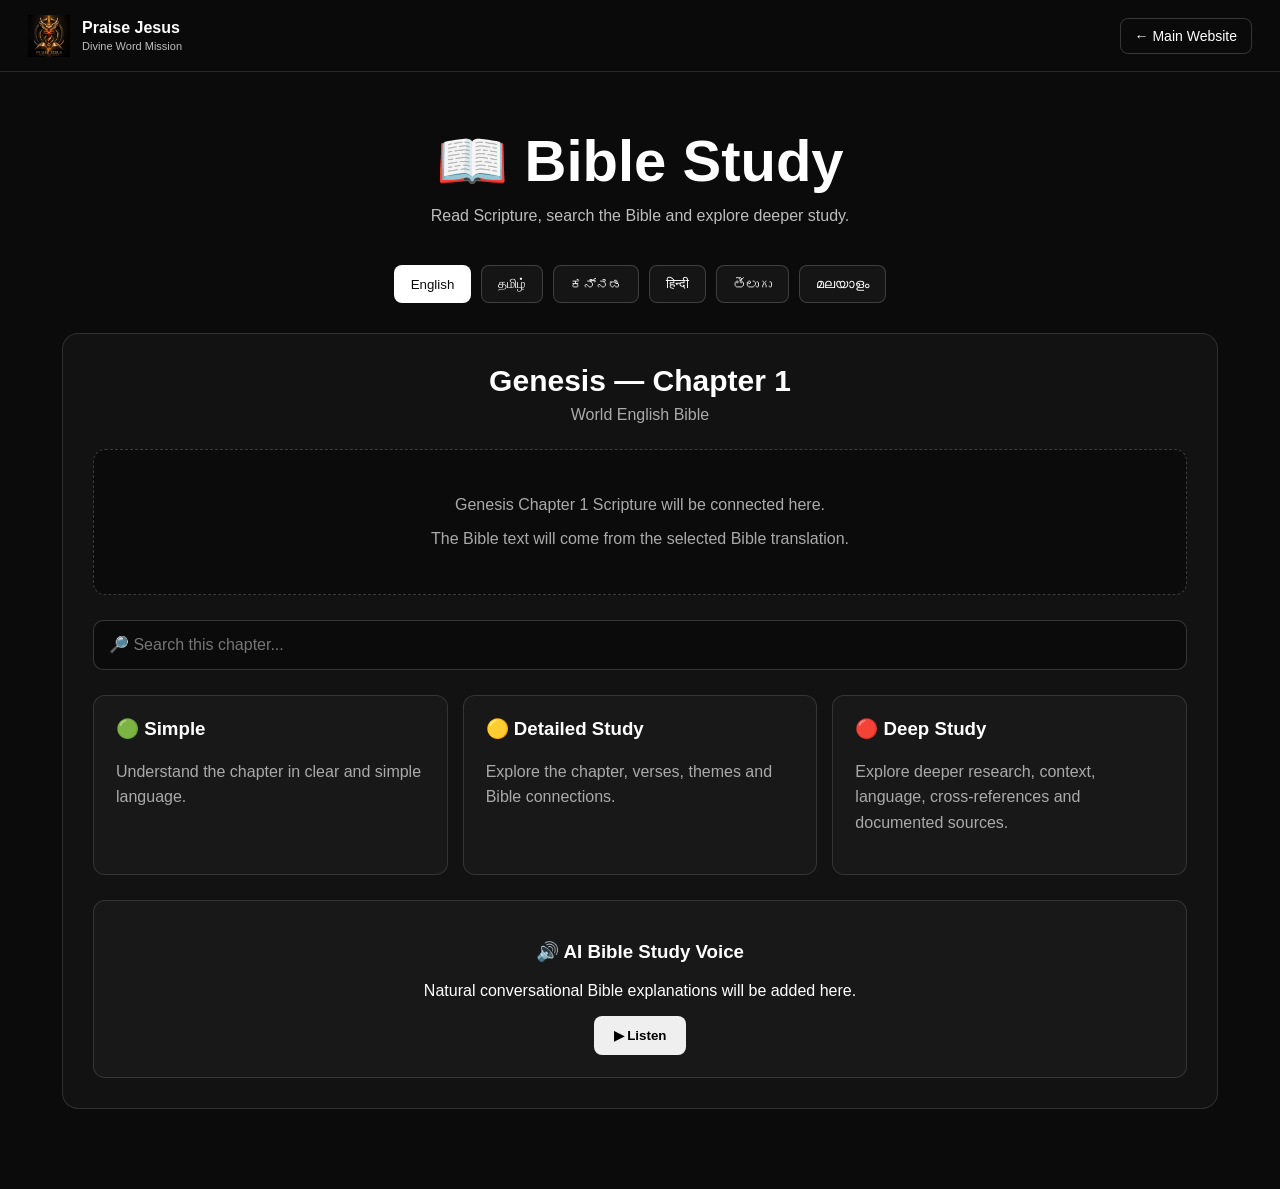
<file: bible.html>
<!DOCTYPE html>
<html lang="en">
<head>
  <meta charset="UTF-8">
  <meta name="viewport" content="width=device-width, initial-scale=1.0">

  <title>Bible Study | Praise Jesus Divine Word Mission</title>

  <meta name="description"
        content="Read and study the Bible with multilingual Scripture, Bible search, AI study and natural voice learning at Praise Jesus Divine Word Mission.">

  <link rel="icon" type="image/png" href="logo.png">

  <style>
    * {
      box-sizing: border-box;
    }

    body {
      margin: 0;
      font-family: Arial, Helvetica, sans-serif;
      background: #0b0b0b;
      color: #ffffff;
    }

    .header {
      height: 72px;
      display: flex;
      align-items: center;
      justify-content: space-between;
      padding: 0 28px;
      border-bottom: 1px solid rgba(255,255,255,0.12);
      background: rgba(11,11,11,0.96);
      position: sticky;
      top: 0;
      z-index: 100;
    }

    .brand {
      display: flex;
      align-items: center;
      gap: 12px;
      color: white;
      text-decoration: none;
      font-weight: 700;
    }

    .brand img {
      width: 42px;
      height: 42px;
      object-fit: contain;
    }

    .brand span {
      display: block;
    }

    .brand small {
      display: block;
      color: #bdbdbd;
      font-size: 11px;
      margin-top: 3px;
      font-weight: 400;
    }

    .back {
      color: white;
      text-decoration: none;
      font-size: 14px;
      padding: 9px 14px;
      border: 1px solid rgba(255,255,255,0.18);
      border-radius: 8px;
    }

    .main {
      max-width: 1200px;
      margin: auto;
      padding: 55px 22px 80px;
    }

    .title {
      text-align: center;
      margin-bottom: 40px;
    }

    .title h1 {
      font-size: clamp(34px, 5vw, 58px);
      margin: 0 0 12px;
    }

    .title p {
      color: #bdbdbd;
      margin: 0;
    }

    .languages {
      display: flex;
      flex-wrap: wrap;
      justify-content: center;
      gap: 10px;
      margin: 30px 0;
    }

    .language {
      padding: 10px 16px;
      border-radius: 8px;
      border: 1px solid rgba(255,255,255,0.18);
      background: #151515;
      color: white;
      cursor: pointer;
    }

    .language.active {
      background: #ffffff;
      color: #0b0b0b;
    }

    .bible-card {
      background: #121212;
      border: 1px solid rgba(255,255,255,0.12);
      border-radius: 16px;
      padding: 30px;
      margin-top: 25px;
    }

    .chapter-heading {
      text-align: center;
      margin-bottom: 25px;
    }

    .chapter-heading h2 {
      margin: 0 0 8px;
      font-size: 30px;
    }

    .chapter-heading p {
      margin: 0;
      color: #aaa;
    }

    .scripture-placeholder {
      padding: 30px;
      border-radius: 12px;
      background: #0b0b0b;
      border: 1px dashed rgba(255,255,255,0.2);
      color: #aaa;
      text-align: center;
    }

    .search-box {
      margin-top: 25px;
    }

    .search-box input {
      width: 100%;
      padding: 15px;
      border-radius: 10px;
      border: 1px solid rgba(255,255,255,0.18);
      background: #0b0b0b;
      color: white;
      font-size: 16px;
    }

    .study-modes {
      display: grid;
      grid-template-columns: repeat(3, 1fr);
      gap: 15px;
      margin-top: 25px;
    }

    .mode {
      padding: 22px;
      border-radius: 12px;
      background: #181818;
      border: 1px solid rgba(255,255,255,0.12);
    }

    .mode h3 {
      margin-top: 0;
    }

    .mode p {
      color: #aaa;
      line-height: 1.6;
    }

    .voice {
      margin-top: 25px;
      padding: 22px;
      border-radius: 12px;
      background: #181818;
      text-align: center;
      border: 1px solid rgba(255,255,255,0.12);
    }

    .voice button {
      padding: 12px 20px;
      border: 0;
      border-radius: 8px;
      cursor: pointer;
      font-weight: 700;
    }

    @media (max-width: 700px) {
      .header {
        padding: 0 15px;
      }

      .brand span {
        font-size: 14px;
      }

      .back {
        font-size: 12px;
      }

      .study-modes {
        grid-template-columns: 1fr;
      }

      .bible-card {
        padding: 20px;
      }
    }
  </style>
</head>

<body>

  <header class="header">

    <a class="brand" href="index.htm">
      <img src="logo.png" alt="Praise Jesus Divine Word Mission logo">

      <span>
        Praise Jesus
        <small>Divine Word Mission</small>
      </span>
    </a>

    <a class="back" href="index.htm">
      ← Main Website
    </a>

  </header>


  <main class="main">

    <section class="title">

      <h1>📖 Bible Study</h1>

      <p>
        Read Scripture, search the Bible and explore deeper study.
      </p>

    </section>


    <section class="languages">

      <button class="language active">English</button>
      <button class="language">தமிழ்</button>
      <button class="language">ಕನ್ನಡ</button>
      <button class="language">हिन्दी</button>
      <button class="language">తెలుగు</button>
      <button class="language">മലയാളം</button>

    </section>


    <section class="bible-card">

      <div class="chapter-heading">

        <h2>Genesis — Chapter 1</h2>

        <p>World English Bible</p>

      </div>


      <div class="scripture-placeholder">

        <p>
          Genesis Chapter 1 Scripture will be connected here.
        </p>

        <p>
          The Bible text will come from the selected Bible translation.
        </p>

      </div>


      <div class="search-box">

        <input
          type="search"
          placeholder="🔎 Search this chapter..."
          aria-label="Search this chapter"
        >

      </div>


      <div class="study-modes">

        <div class="mode">
          <h3>🟢 Simple</h3>
          <p>
            Understand the chapter in clear and simple language.
          </p>
        </div>

        <div class="mode">
          <h3>🟡 Detailed Study</h3>
          <p>
            Explore the chapter, verses, themes and Bible connections.
          </p>
        </div>

        <div class="mode">
          <h3>🔴 Deep Study</h3>
          <p>
            Explore deeper research, context, language, cross-references
            and documented sources.
          </p>
        </div>

      </div>


      <div class="voice">

        <h3>🔊 AI Bible Study Voice</h3>

        <p>
          Natural conversational Bible explanations will be added here.
        </p>

        <button type="button">
          ▶ Listen
        </button>

      </div>

    </section>

  </main>

</body>
</html>
</file>
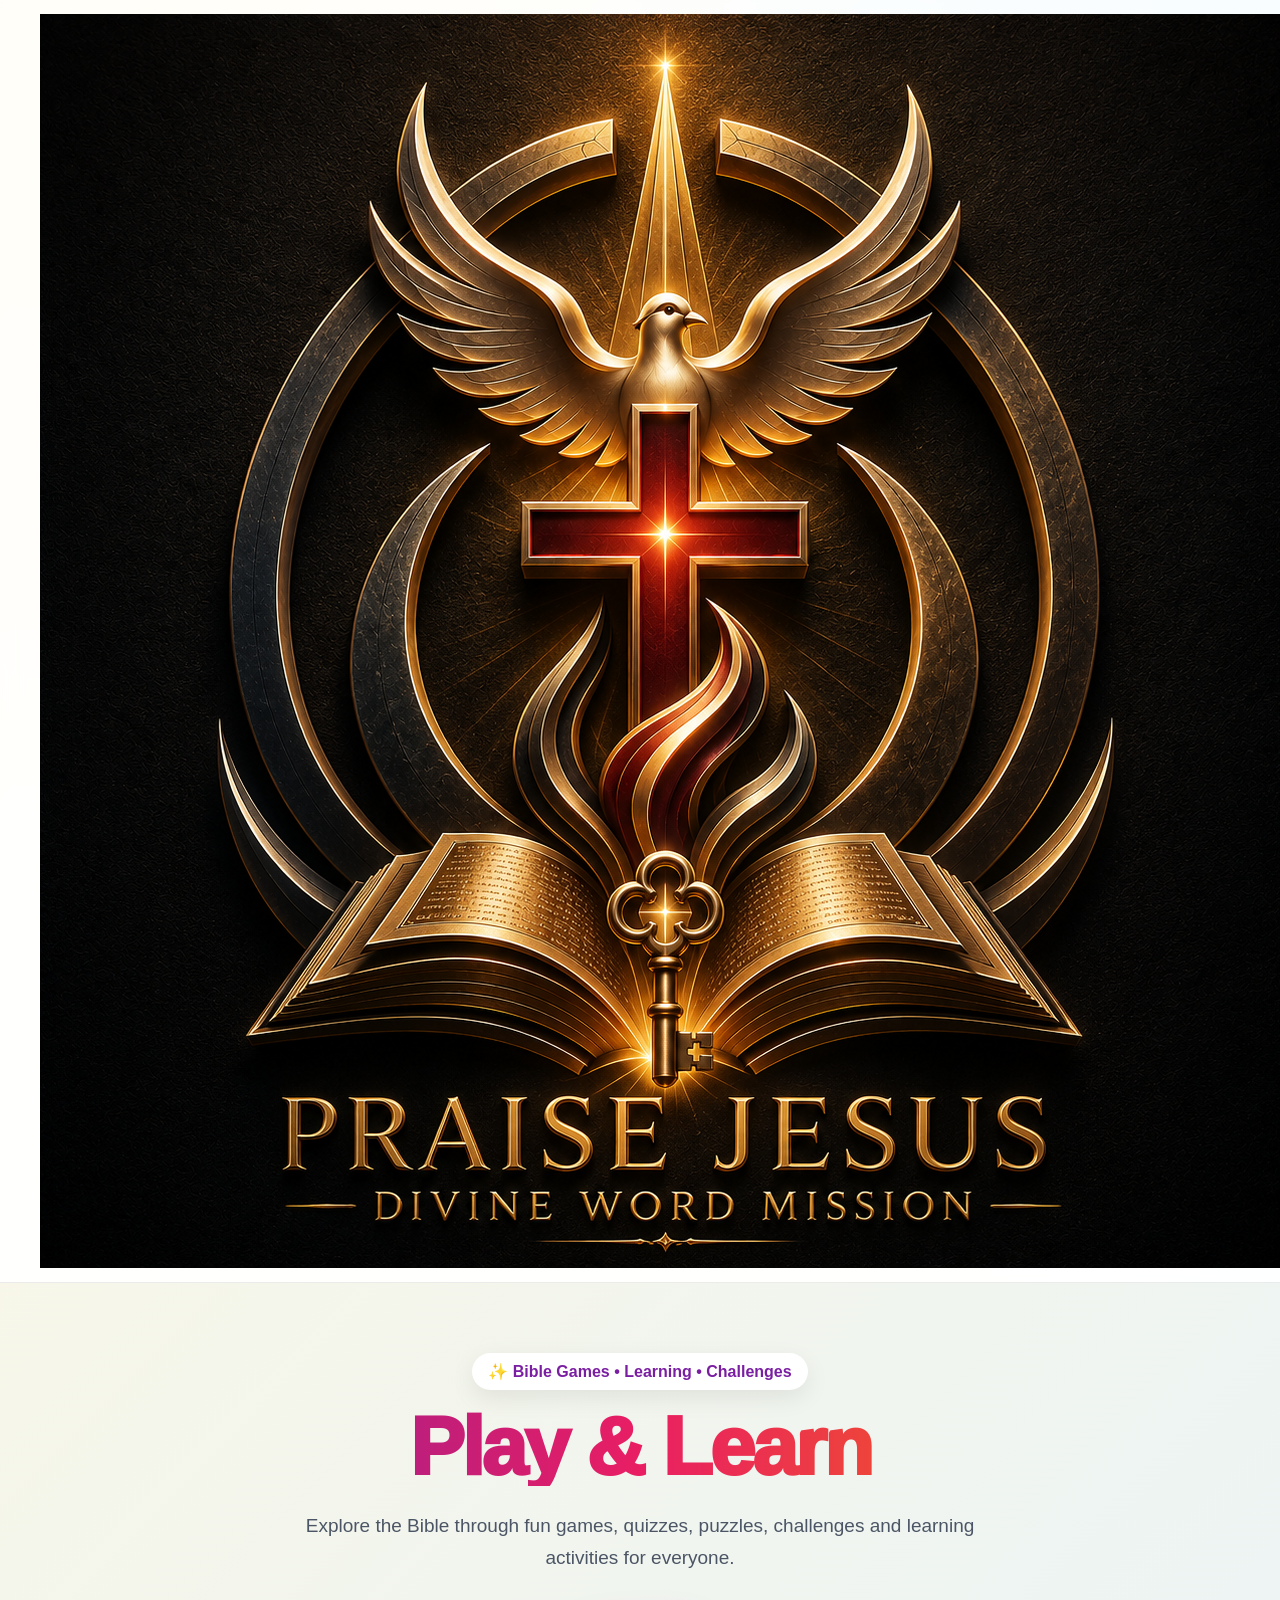
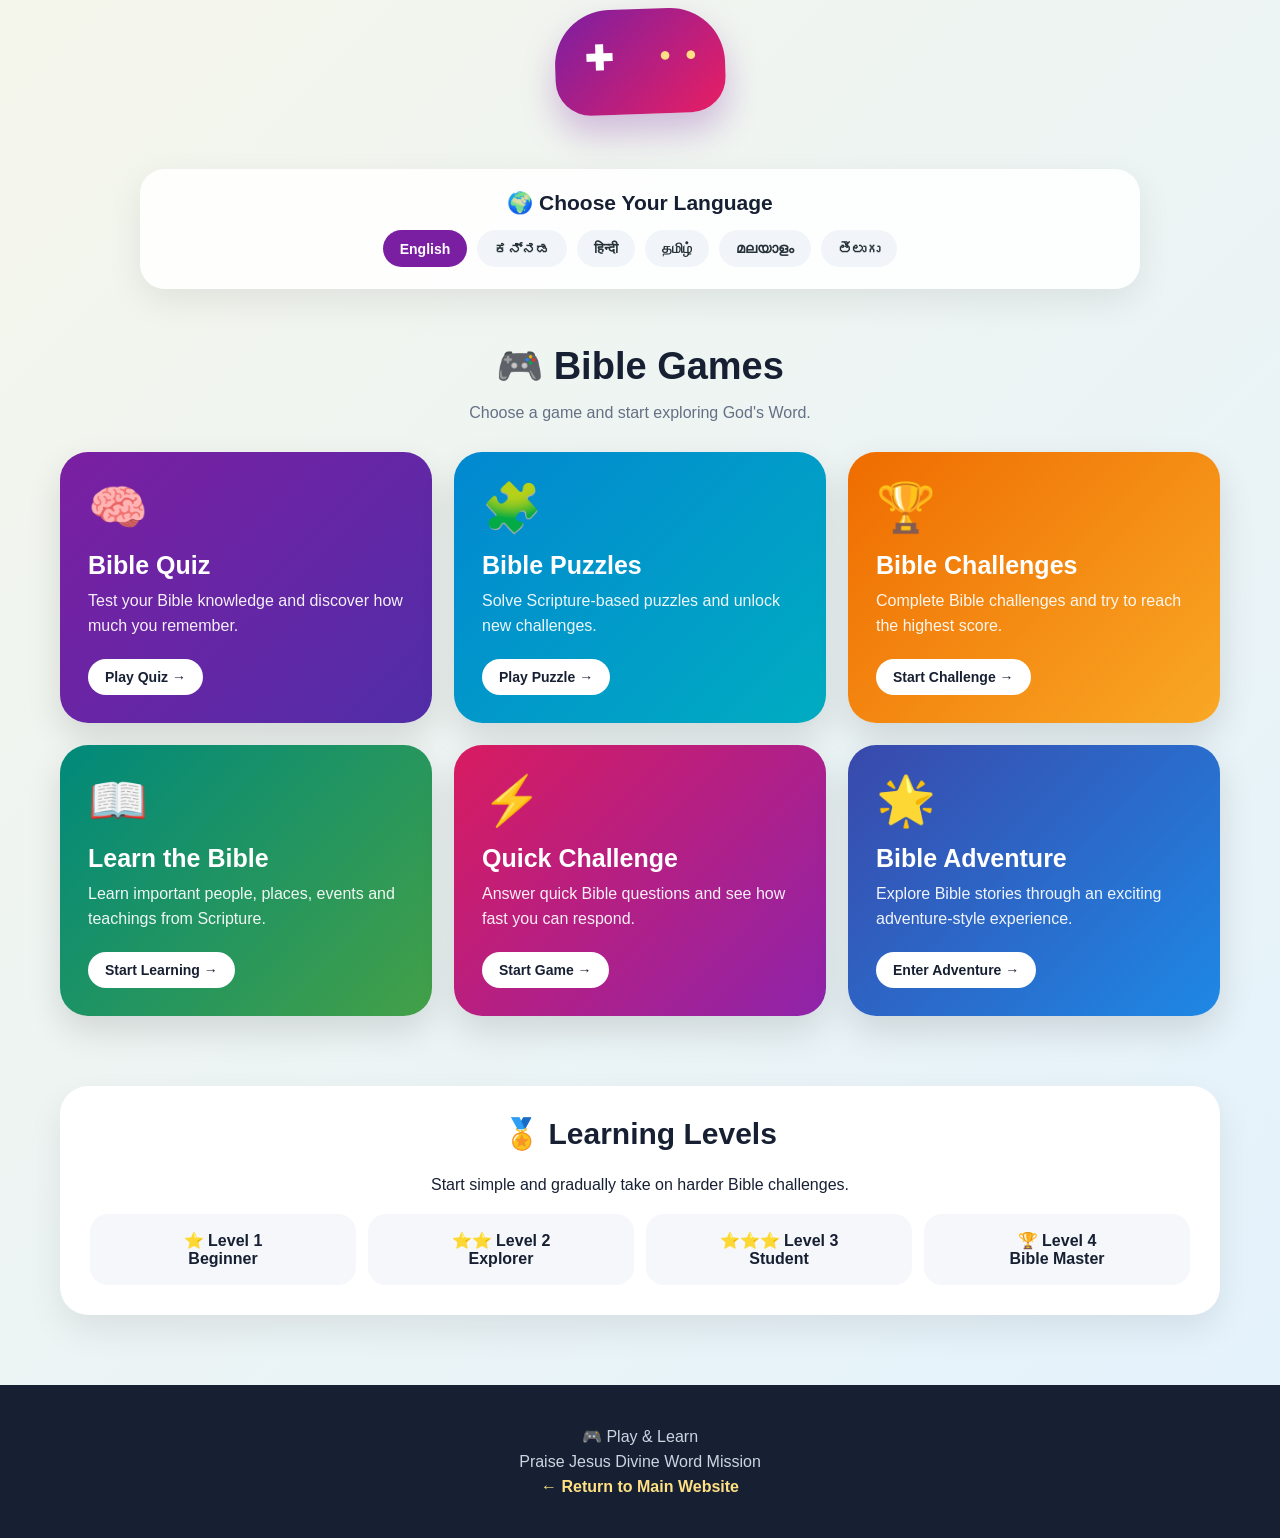
<file: play-and-learn.html>
<!DOCTYPE html>
<html lang="en">
<head>
  <meta charset="UTF-8">
  <meta name="viewport" content="width=device-width, initial-scale=1.0">

  <title>Play & Learn | Praise Jesus Divine Word Mission</title>

  <meta name="description" content="Play and learn the Bible through games, quizzes, puzzles and challenges with Praise Jesus Divine Word Mission.">

  <style>
    * {
      box-sizing: border-box;
    }

    html {
      scroll-behavior: smooth;
    }

    body {
      margin: 0;
      font-family: Arial, Helvetica, sans-serif;
      background:
        radial-gradient(circle at top left, #ffe082 0, transparent 30%),
        radial-gradient(circle at top right, #81d4fa 0, transparent 30%),
        linear-gradient(135deg, #fff8e1, #e3f2fd);
      color: #172033;
      min-height: 100vh;
    }

    a {
      text-decoration: none;
    }

    .page {
      width: 100%;
      overflow: hidden;
    }

    /* HEADER */

    .topbar {
      background: rgba(255, 255, 255, 0.94);
      border-bottom: 1px solid rgba(0, 0, 0, 0.08);
      padding: 14px 20px;
      position: sticky;
      top: 0;
      z-index: 100;
      backdrop-filter: blur(10px);
    }

    .topbar-inner {
      max-width: 1200px;
      margin: auto;
      display: flex;
      align-items: center;
      justify-content: space-between;
      gap: 20px;
    }

    .brand {
      display: flex;
      align-items: center;
      gap: 12px;
      color: #172033;
      font-weight: 800;
    }

    .brand-icon {
      width: 48px;
      height: 48px;
      border-radius: 14px;
      display: flex;
      align-items: center;
      justify-content: center;
      font-size: 28px;
      background: linear-gradient(135deg, #ffca28, #ff7043);
      box-shadow: 0 6px 15px rgba(255, 112, 67, 0.25);
    }

    .brand-text small {
      display: block;
      font-size: 11px;
      color: #667085;
      margin-top: 2px;
    }

    .back-btn {
      display: inline-flex;
      align-items: center;
      gap: 7px;
      padding: 11px 17px;
      border-radius: 999px;
      background: #172033;
      color: white;
      font-weight: 700;
      font-size: 14px;
    }

    .back-btn:hover {
      transform: translateY(-2px);
    }

    /* HERO */

    .hero {
      max-width: 1200px;
      margin: auto;
      padding: 70px 20px 45px;
      text-align: center;
    }

    .game-badge {
      display: inline-block;
      padding: 9px 16px;
      border-radius: 999px;
      background: #ffffff;
      box-shadow: 0 8px 25px rgba(0, 0, 0, 0.08);
      font-weight: 800;
      color: #7b1fa2;
      margin-bottom: 18px;
    }

    .hero h1 {
      margin: 0;
      font-size: clamp(44px, 8vw, 82px);
      line-height: 0.95;
      font-weight: 950;
      letter-spacing: -3px;
      background: linear-gradient(90deg, #7b1fa2, #e91e63, #f57c00);
      -webkit-background-clip: text;
      background-clip: text;
      color: transparent;
    }

    .hero p {
      max-width: 720px;
      margin: 24px auto 0;
      font-size: 19px;
      line-height: 1.7;
      color: #4b5565;
    }

    .hero-controller {
      margin: 35px auto 0;
      width: 170px;
      height: 105px;
      border-radius: 55px 55px 35px 35px;
      background: linear-gradient(135deg, #7b1fa2, #e91e63);
      position: relative;
      box-shadow: 0 18px 35px rgba(123, 31, 162, 0.28);
      transform: rotate(-2deg);
    }

    .hero-controller::before {
      content: "✚";
      position: absolute;
      left: 30px;
      top: 28px;
      font-size: 34px;
      color: white;
      font-weight: bold;
    }

    .hero-controller::after {
      content: "●  ●";
      position: absolute;
      right: 24px;
      top: 35px;
      font-size: 20px;
      color: #ffe082;
      letter-spacing: 4px;
    }

    /* LANGUAGE */

    .language-box {
      max-width: 1000px;
      margin: 10px auto 55px;
      padding: 22px;
      background: rgba(255, 255, 255, 0.9);
      border-radius: 25px;
      box-shadow: 0 12px 35px rgba(0, 0, 0, 0.08);
      text-align: center;
    }

    .language-box h2 {
      margin: 0 0 15px;
      font-size: 21px;
    }

    .languages {
      display: flex;
      flex-wrap: wrap;
      justify-content: center;
      gap: 10px;
    }

    .language {
      border: 0;
      padding: 10px 17px;
      border-radius: 999px;
      background: #f1f5f9;
      color: #263238;
      font-weight: 700;
      cursor: pointer;
      font-size: 14px;
    }

    .language.active {
      background: #7b1fa2;
      color: white;
    }

    /* GAMES */

    .games {
      max-width: 1200px;
      margin: auto;
      padding: 0 20px 70px;
    }

    .section-heading {
      text-align: center;
      margin-bottom: 30px;
    }

    .section-heading h2 {
      margin: 0;
      font-size: 38px;
    }

    .section-heading p {
      color: #667085;
      font-size: 16px;
    }

    .game-grid {
      display: grid;
      grid-template-columns: repeat(3, 1fr);
      gap: 22px;
    }

    .game-card {
      position: relative;
      padding: 28px;
      min-height: 230px;
      border-radius: 28px;
      color: white;
      overflow: hidden;
      box-shadow: 0 15px 35px rgba(0, 0, 0, 0.12);
      transition: transform 0.2s ease, box-shadow 0.2s ease;
    }

    .game-card:hover {
      transform: translateY(-7px);
      box-shadow: 0 22px 45px rgba(0, 0, 0, 0.17);
    }

    .game-card:nth-child(1) {
      background: linear-gradient(135deg, #7b1fa2, #512da8);
    }

    .game-card:nth-child(2) {
      background: linear-gradient(135deg, #0288d1, #00acc1);
    }

    .game-card:nth-child(3) {
      background: linear-gradient(135deg, #ef6c00, #f9a825);
    }

    .game-card:nth-child(4) {
      background: linear-gradient(135deg, #00897b, #43a047);
    }

    .game-card:nth-child(5) {
      background: linear-gradient(135deg, #d81b60, #8e24aa);
    }

    .game-card:nth-child(6) {
      background: linear-gradient(135deg, #3949ab, #1e88e5);
    }

    .game-icon {
      font-size: 48px;
      margin-bottom: 15px;
    }

    .game-card h3 {
      margin: 0 0 9px;
      font-size: 25px;
    }

    .game-card p {
      margin: 0;
      line-height: 1.55;
      opacity: 0.93;
    }

    .play-btn {
      display: inline-block;
      margin-top: 20px;
      padding: 10px 17px;
      border-radius: 999px;
      background: white;
      color: #172033;
      font-weight: 800;
      font-size: 14px;
    }

    /* LEVELS */

    .levels {
      max-width: 1200px;
      margin: 0 auto 70px;
      padding: 0 20px;
    }

    .level-box {
      background: white;
      border-radius: 28px;
      padding: 30px;
      box-shadow: 0 15px 35px rgba(0, 0, 0, 0.08);
      text-align: center;
    }

    .level-box h2 {
      margin-top: 0;
      font-size: 30px;
    }

    .level-list {
      display: grid;
      grid-template-columns: repeat(4, 1fr);
      gap: 12px;
      margin-top: 20px;
    }

    .level {
      padding: 17px 10px;
      border-radius: 18px;
      background: #f5f7fb;
      font-weight: 800;
    }

    /* FOOTER */

    footer {
      background: #172033;
      color: white;
      padding: 35px 20px;
      text-align: center;
    }

    footer p {
      margin: 7px 0;
      color: #cbd5e1;
    }

    footer a {
      color: #ffe082;
      font-weight: 700;
    }

    /* MOBILE */

    @media (max-width: 850px) {
      .game-grid {
        grid-template-columns: repeat(2, 1fr);
      }

      .level-list {
        grid-template-columns: repeat(2, 1fr);
      }
    }

    @media (max-width: 600px) {
      .topbar-inner {
        flex-direction: column;
      }

      .hero {
        padding-top: 45px;
      }

      .hero h1 {
        letter-spacing: -2px;
      }

      .hero p {
        font-size: 16px;
      }

      .game-grid {
        grid-template-columns: 1fr;
      }

      .level-list {
        grid-template-columns: 1fr 1fr;
      }
    }
  </style>
</head>

<body>

<div class="page">

  <header class="topbar">
    <div class="topbar-inner">

      <a class="brand" href="index.htm">
      <img class="brand-logo" src="logo.png" alt="Praise Jesus Divine Word Mission logo">

        <span class="brand-text">
          Play & Learn
          <small>Praise Jesus Divine Word Mission</small>
        </span>
      </a>

      <a class="back-btn" href="index.htm">
        ← Main Website
      </a>

    </div>
  </header>


  <main>

    <section class="hero">

      <div class="game-badge">
        ✨ Bible Games • Learning • Challenges
      </div>

      <h1>Play & Learn</h1>

      <p>
        Explore the Bible through fun games, quizzes, puzzles,
        challenges and learning activities for everyone.
      </p>

      <div class="hero-controller"></div>

    </section>


    <section class="language-box">

      <h2>🌍 Choose Your Language</h2>

      <div class="languages">

        <button class="language active">English</button>
        <button class="language">ಕನ್ನಡ</button>
        <button class="language">हिन्दी</button>
        <button class="language">தமிழ்</button>
        <button class="language">മലയാളം</button>
        <button class="language">తెలుగు</button>

      </div>

    </section>


    <section class="games">

      <div class="section-heading">

        <h2>🎮 Bible Games</h2>

        <p>
          Choose a game and start exploring God's Word.
        </p>

      </div>


      <div class="game-grid">

        <article class="game-card">

          <div class="game-icon">🧠</div>

          <h3>Bible Quiz</h3>

          <p>
            Test your Bible knowledge and discover how much you remember.
          </p>

          <a class="play-btn" href="#">
            Play Quiz →
          </a>

        </article>


        <article class="game-card">

          <div class="game-icon">🧩</div>

          <h3>Bible Puzzles</h3>

          <p>
            Solve Scripture-based puzzles and unlock new challenges.
          </p>

          <a class="play-btn" href="#">
            Play Puzzle →
          </a>

        </article>


        <article class="game-card">

          <div class="game-icon">🏆</div>

          <h3>Bible Challenges</h3>

          <p>
            Complete Bible challenges and try to reach the highest score.
          </p>

          <a class="play-btn" href="#">
            Start Challenge →
          </a>

        </article>


        <article class="game-card">

          <div class="game-icon">📖</div>

          <h3>Learn the Bible</h3>

          <p>
            Learn important people, places, events and teachings from Scripture.
          </p>

          <a class="play-btn" href="#">
            Start Learning →
          </a>

        </article>


        <article class="game-card">

          <div class="game-icon">⚡</div>

          <h3>Quick Challenge</h3>

          <p>
            Answer quick Bible questions and see how fast you can respond.
          </p>

          <a class="play-btn" href="#">
            Start Game →
          </a>

        </article>


        <article class="game-card">

          <div class="game-icon">🌟</div>

          <h3>Bible Adventure</h3>

          <p>
            Explore Bible stories through an exciting adventure-style experience.
          </p>

          <a class="play-btn" href="#">
            Enter Adventure →
          </a>

        </article>

      </div>

    </section>


    <section class="levels">

      <div class="level-box">

        <h2>🏅 Learning Levels</h2>

        <p>
          Start simple and gradually take on harder Bible challenges.
        </p>

        <div class="level-list">

          <div class="level">⭐ Level 1<br>Beginner</div>

          <div class="level">⭐⭐ Level 2<br>Explorer</div>

          <div class="level">⭐⭐⭐ Level 3<br>Student</div>

          <div class="level">🏆 Level 4<br>Bible Master</div>

        </div>

      </div>

    </section>

  </main>


  <footer>

    <p>
      🎮 Play & Learn
    </p>

    <p>
      Praise Jesus Divine Word Mission
    </p>

    <p>
      <a href="index.htm">← Return to Main Website</a>
    </p>

  </footer>

</div>


<script>

  const languageButtons = document.querySelectorAll(".language");

  languageButtons.forEach(button => {

    button.addEventListener("click", () => {

      languageButtons.forEach(item => {
        item.classList.remove("active");
      });

      button.classList.add("active");

    });

  });

</script>

</body>
</html>
</file>
